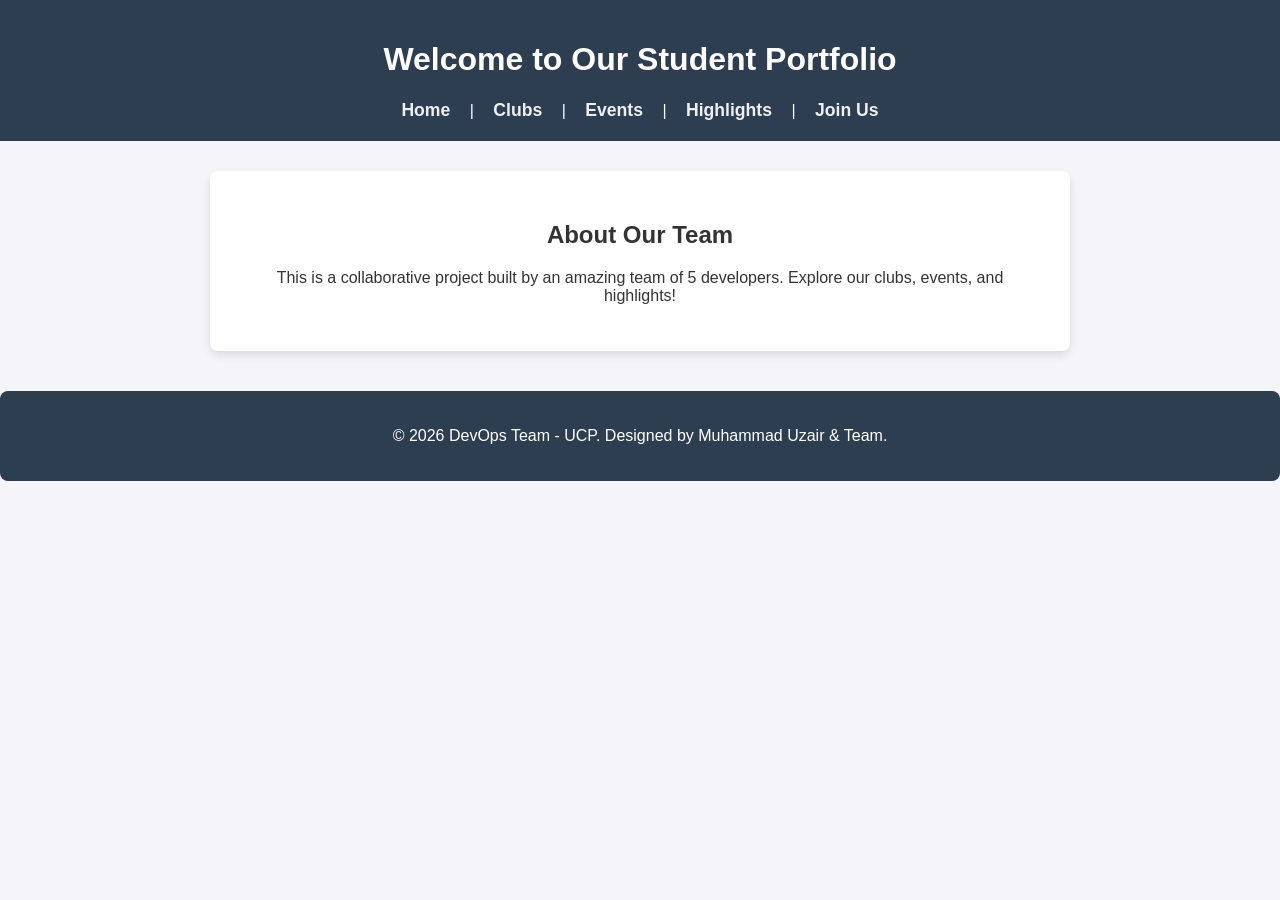
<file: src/index.html>
<!DOCTYPE html>
<html lang="en">
<head>
    <meta charset="UTF-8">
    <meta name="viewport" content="width=device-width, initial-scale=1.0">
    <title>Student Portfolio - Home</title>
    <link rel="stylesheet" href="../styles/style.css">
</head>
<body>
    <header>
        <h1>Welcome to Our Student Portfolio</h1>
        <nav>
            <a href="index.html">Home</a> | 
            <a href="clubs.html">Clubs</a> | 
            <a href="events.html">Events</a> | 
            <a href="highlights.html">Highlights</a> | 
            <a href="join.html">Join Us</a>
        </nav>
    </header>
    <main>
        <h2>About Our Team</h2>
        <p>This is a collaborative project built by an amazing team of 5 developers. Explore our clubs, events, and highlights!</p>

    </main>

<footer style="text-align: center; padding: 20px; background: #2c3e50; color: white; margin-top: 40px; border-radius: 8px;">
        <p>&copy; 2026 DevOps Team - UCP. Designed by Muhammad Uzair & Team.</p>
    </footer>
</body>
</html>
</file>
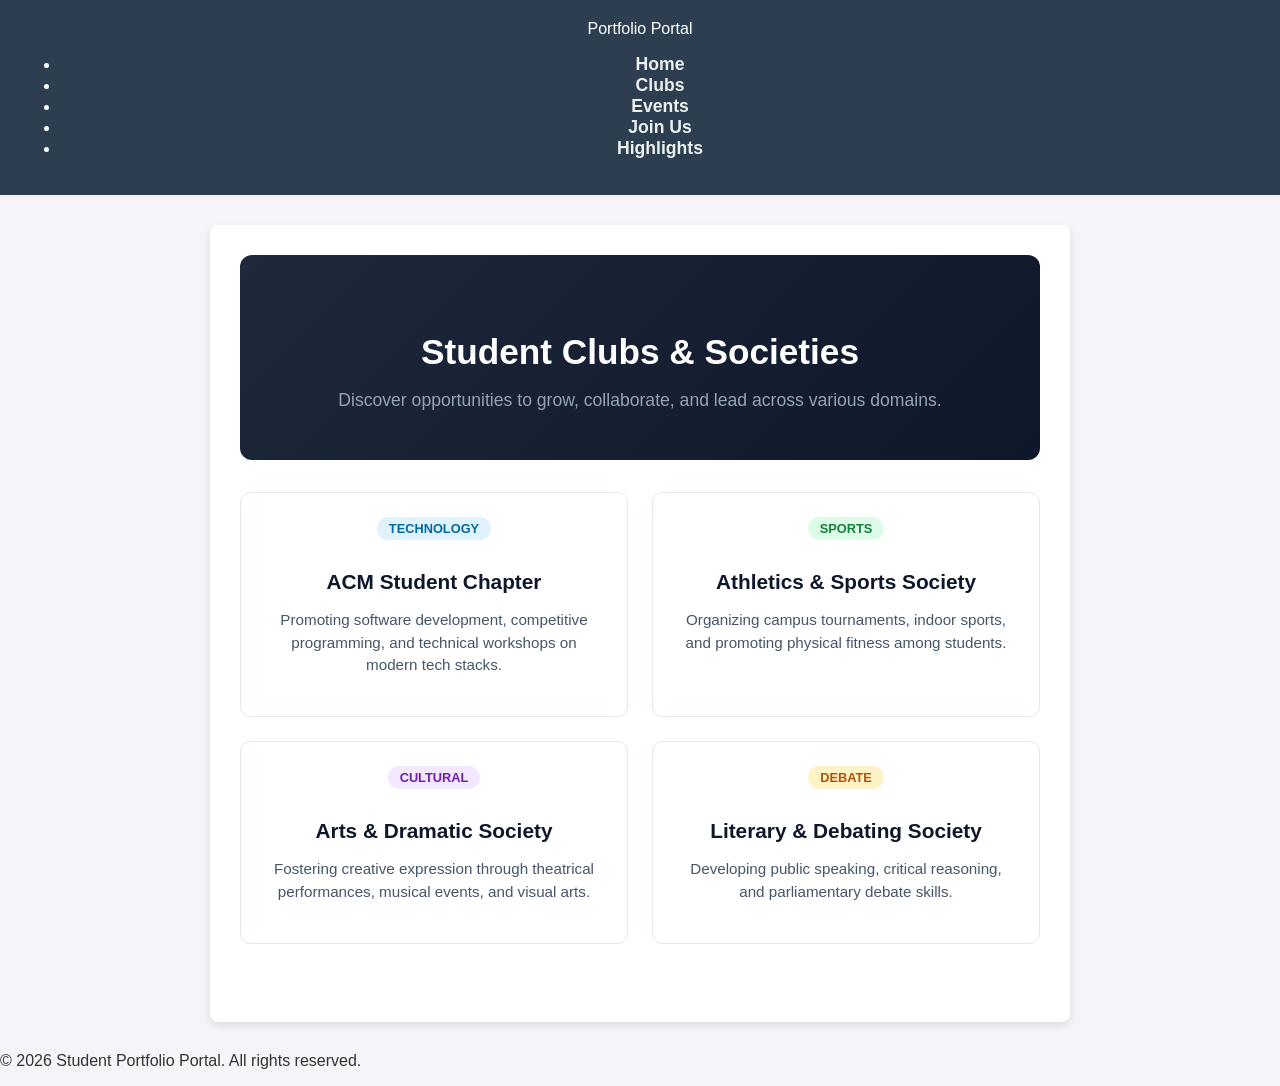
<file: src/clubs.html>
<!DOCTYPE html>
<html lang="en">
<head>
  <meta charset="UTF-8">
  <meta name="viewport" content="width=device-width, initial-scale=1.0">
  <title>Student Clubs - Portfolio</title>
  <link rel="stylesheet" href="../styles/style.css">
</head>
<body>
  <header class="main-header">
    <nav class="navbar">
      <div class="logo">Portfolio Portal</div>
      <ul class="nav-links">
        <li><a href="index.html">Home</a></li>
        <li><a href="clubs.html" class="active">Clubs</a></li>
        <li><a href="events.html">Events</a></li>
        <li><a href="join.html">Join Us</a></li>
        <li><a href="highlights.html">Highlights</a></li>
      </ul>
    </nav>
  </header>

  <main class="container">
    <section class="clubs-hero">
      <h1>Student Clubs & Societies</h1>
      <p>Discover opportunities to grow, collaborate, and lead across various domains.</p>
    </section>

    <section class="clubs-grid">
      <div class="club-card">
        <div class="club-badge tech">Technology</div>
        <h2>ACM Student Chapter</h2>
        <p>Promoting software development, competitive programming, and technical workshops on modern tech stacks.</p>
      </div>

      <div class="club-card">
        <div class="club-badge sports">Sports</div>
        <h2>Athletics & Sports Society</h2>
        <p>Organizing campus tournaments, indoor sports, and promoting physical fitness among students.</p>
      </div>

      <div class="club-card">
        <div class="club-badge cultural">Cultural</div>
        <h2>Arts & Dramatic Society</h2>
        <p>Fostering creative expression through theatrical performances, musical events, and visual arts.</p>
      </div>

      <div class="club-card">
        <div class="club-badge debate">Debate</div>
        <h2>Literary & Debating Society</h2>
        <p>Developing public speaking, critical reasoning, and parliamentary debate skills.</p>
      </div>
    </section>
  </main>

  <footer class="main-footer">
    <p>© 2026 Student Portfolio Portal. All rights reserved.</p>
  </footer>
</body>
</html>
</file>
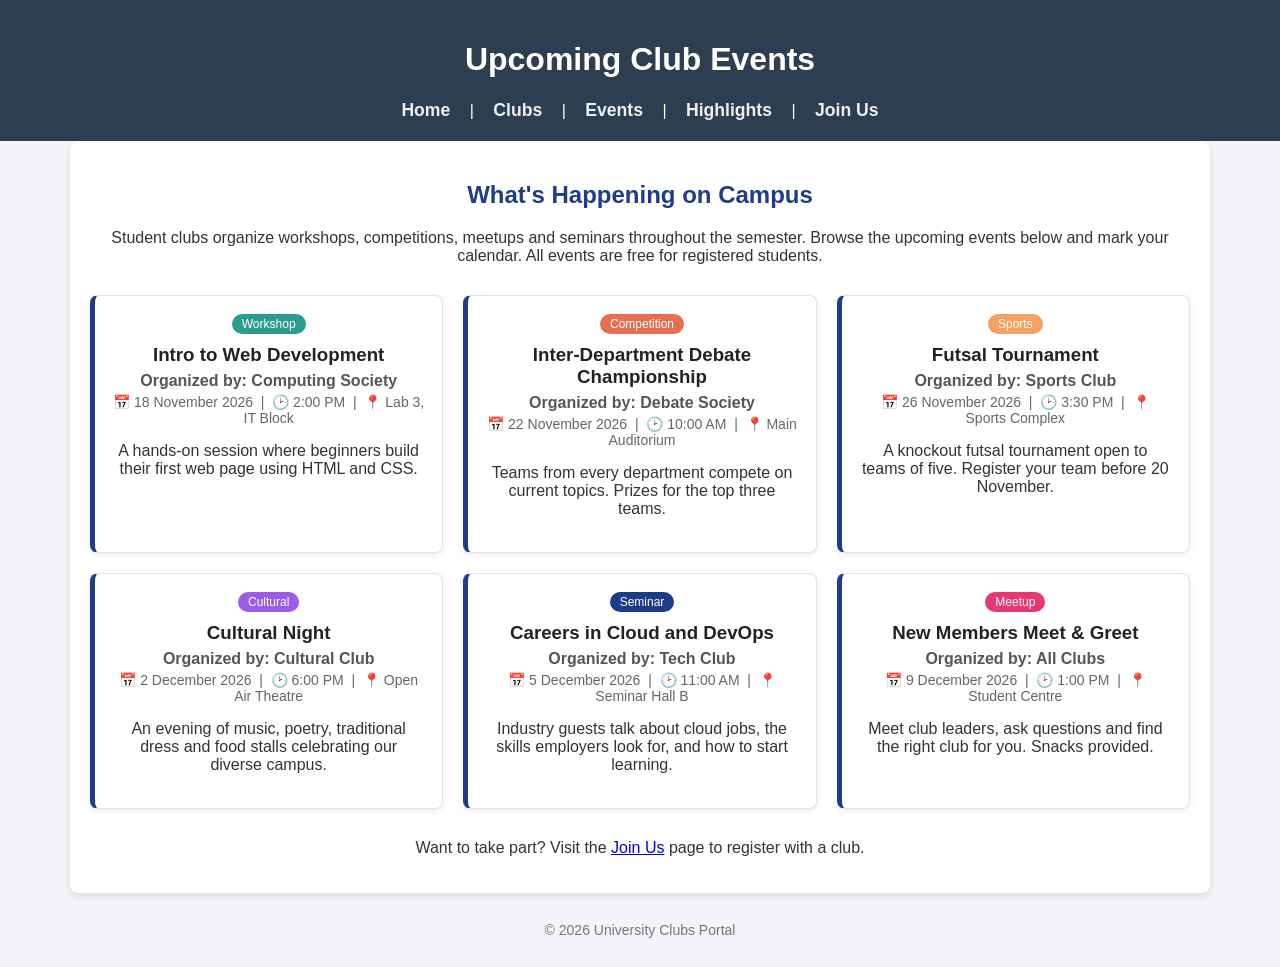
<file: src/events.html>
<!DOCTYPE html>
<html lang="en">
<head>
    <meta charset="UTF-8">
    <meta name="viewport" content="width=device-width, initial-scale=1.0">
    <title>Upcoming Events - Student Portfolio</title>
    <link rel="stylesheet" href="../styles/style.css">
</head>
<body>
    <header>
        <h1>Upcoming Club Events</h1>
        <nav>
            <a href="index.html">Home</a> |
            <a href="clubs.html">Clubs</a> |
            <a href="events.html">Events</a> |
            <a href="highlights.html">Highlights</a> |
            <a href="join.html">Join Us</a>
        </nav>
    </header>

    <main class="events-page">
        <section class="events-intro">
            <h2>What's Happening on Campus</h2>
            <p>Student clubs organize workshops, competitions, meetups and seminars throughout the semester.
               Browse the upcoming events below and mark your calendar. All events are free for registered students.</p>
        </section>

        <section class="events-grid">
            <article class="event-card">
                <span class="event-tag tag-workshop">Workshop</span>
                <h3>Intro to Web Development</h3>
                <p class="event-club">Organized by: Computing Society</p>
                <p class="event-meta">📅 18 November 2026 &nbsp;|&nbsp; 🕑 2:00 PM &nbsp;|&nbsp; 📍 Lab 3, IT Block</p>
                <p>A hands-on session where beginners build their first web page using HTML and CSS.</p>
            </article>

            <article class="event-card">
                <span class="event-tag tag-competition">Competition</span>
                <h3>Inter-Department Debate Championship</h3>
                <p class="event-club">Organized by: Debate Society</p>
                <p class="event-meta">📅 22 November 2026 &nbsp;|&nbsp; 🕑 10:00 AM &nbsp;|&nbsp; 📍 Main Auditorium</p>
                <p>Teams from every department compete on current topics. Prizes for the top three teams.</p>
            </article>

            <article class="event-card">
                <span class="event-tag tag-sports">Sports</span>
                <h3>Futsal Tournament</h3>
                <p class="event-club">Organized by: Sports Club</p>
                <p class="event-meta">📅 26 November 2026 &nbsp;|&nbsp; 🕑 3:30 PM &nbsp;|&nbsp; 📍 Sports Complex</p>
                <p>A knockout futsal tournament open to teams of five. Register your team before 20 November.</p>
            </article>

            <article class="event-card">
                <span class="event-tag tag-cultural">Cultural</span>
                <h3>Cultural Night</h3>
                <p class="event-club">Organized by: Cultural Club</p>
                <p class="event-meta">📅 2 December 2026 &nbsp;|&nbsp; 🕑 6:00 PM &nbsp;|&nbsp; 📍 Open Air Theatre</p>
                <p>An evening of music, poetry, traditional dress and food stalls celebrating our diverse campus.</p>
            </article>

            <article class="event-card">
                <span class="event-tag tag-seminar">Seminar</span>
                <h3>Careers in Cloud and DevOps</h3>
                <p class="event-club">Organized by: Tech Club</p>
                <p class="event-meta">📅 5 December 2026 &nbsp;|&nbsp; 🕑 11:00 AM &nbsp;|&nbsp; 📍 Seminar Hall B</p>
                <p>Industry guests talk about cloud jobs, the skills employers look for, and how to start learning.</p>
            </article>

            <article class="event-card">
                <span class="event-tag tag-meetup">Meetup</span>
                <h3>New Members Meet &amp; Greet</h3>
                <p class="event-club">Organized by: All Clubs</p>
                <p class="event-meta">📅 9 December 2026 &nbsp;|&nbsp; 🕑 1:00 PM &nbsp;|&nbsp; 📍 Student Centre</p>
                <p>Meet club leaders, ask questions and find the right club for you. Snacks provided.</p>
            </article>
        </section>

        <section class="events-note">
            <p>Want to take part? Visit the <a href="join.html">Join Us</a> page to register with a club.</p>
        </section>
    </main>

    <footer class="events-footer">
        <p>&copy; 2026 University Clubs Portal</p>
    </footer>
</body>
</html>
</file>
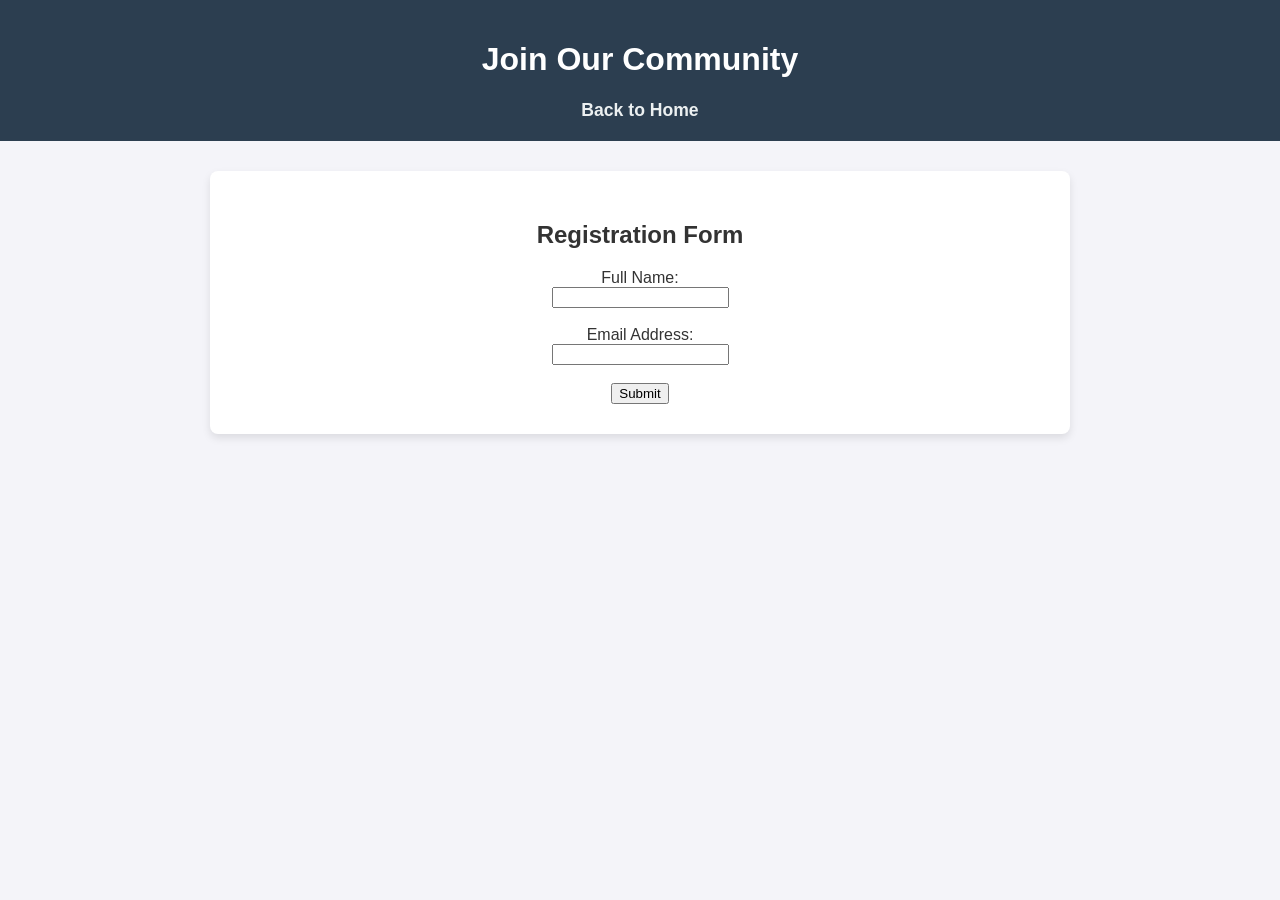
<file: src/join.html>
<!DOCTYPE html>
<html lang="en">
<head>
    <meta charset="UTF-8">
    <meta name="viewport" content="width=device-width, initial-scale=1.0">
    <title>Join Us - Student Portfolio</title>
    <link rel="stylesheet" href="../styles/style.css">
</head>
<body>
    <header>
        <h1>Join Our Community</h1>
        <nav>
            <a href="index.html">Back to Home</a>
        </nav>
    </header>
    <main>
        <h2>Registration Form</h2>
        <form action="#" method="POST">
            <label for="name">Full Name:</label><br>
            <input type="text" id="name" name="name" required><br><br>

            <label for="email">Email Address:</label><br>
            <input type="email" id="email" name="email" required><br><br>

            <button type="submit">Submit</button>
        </form>
    </main>
</body>
</html>
</file>
<file: styles/style.css>
/* ========================================== */
/* --- Basic Website Style (Team Lead) --- */
/* ========================================== */
body {
    font-family: Arial, sans-serif;
    margin: 0;
    padding: 0;
    background-color: #f4f4f9;
    color: #333;
}

header {
    background-color: #2c3e50;
    color: white;
    padding: 20px;
    text-align: center;
}

nav a {
    color: #ecf0f1;
    margin: 0 15px;
    text-decoration: none;
    font-weight: bold;
    font-size: 1.1em;
}

nav a:hover {
    text-decoration: underline;
    color: #3498db;
}

main {
    padding: 30px;
    text-align: center;
    background-color: white;
    margin: 30px auto;
    max-width: 800px;
    border-radius: 8px;
    box-shadow: 0 4px 8px rgba(0,0,0,0.1);
}

@media screen and (max-width: 600px) {
    nav a {
        display: block;
        margin: 10px 0;
    }
    main {
        margin: 15px;
        padding: 15px;
    }
    header h1 {
        font-size: 1.5em;
    }
}

/* ========================================== */
/* ---- clubs.html (Member 1) ---- */
/* ========================================== */

.clubs-hero {
  text-align: center;
  padding: 3rem 1rem 2rem;
  background: linear-gradient(135deg, #1e293b 0%, #0f172a 100%);
  color: #ffffff;
  border-radius: 12px;
  margin-bottom: 2rem;
}

.clubs-hero h1 {
  font-size: 2.2rem;
  margin-bottom: 0.5rem;
}

.clubs-hero p {
  font-size: 1.1rem;
  color: #94a3b8;
}

.clubs-grid {
  display: grid;
  grid-template-columns: repeat(auto-fit, minmax(260px, 1fr));
  gap: 1.5rem;
  margin-bottom: 3rem;
}

.club-card {
  background-color: #ffffff;
  border: 1px solid #e2e8f0;
  border-radius: 10px;
  padding: 1.5rem;
  transition: transform 0.2s ease, box-shadow 0.2s ease;
}

.club-card:hover {
  transform: translateY(-4px);
  box-shadow: 0 10px 20px rgba(0, 0, 0, 0.08);
}

.club-badge {
  display: inline-block;
  padding: 0.25rem 0.75rem;
  font-size: 0.8rem;
  font-weight: 600;
  border-radius: 20px;
  text-transform: uppercase;
  margin-bottom: 0.75rem;
}

.club-badge.tech {
  background-color: #e0f2fe;
  color: #0369a1;
}

.club-badge.sports {
  background-color: #dcfce7;
  color: #15803d;
}

.club-badge.cultural {
  background-color: #f3e8ff;
  color: #6b21a8;
}

.club-badge.debate {
  background-color: #fef3c7;
  color: #b45309;
}

.club-card h2 {
  font-size: 1.3rem;
  color: #0f172a;
  margin-bottom: 0.5rem;
}

.club-card p {
  color: #475569;
  font-size: 0.95rem;
  line-height: 1.5;
}

@media (max-width: 768px) {
  .clubs-hero {
    padding: 2rem 1rem;
  }
  .clubs-hero h1 {
    font-size: 1.75rem;
  }
  .clubs-grid {
    grid-template-columns: 1fr;
    gap: 1rem;
  }
}

/* ========================================== */
/* ===== Events Page (Member 2) ===== */
/* ========================================== */
.events-page {
    max-width: 1100px;
    margin: 0 auto;
    padding: 20px;
    font-family: Arial, Helvetica, sans-serif;
}

.events-intro {
    text-align: center;
    margin-bottom: 30px;
}

.events-intro h2 {
    color: #1f3c88;
}

.events-grid {
    display: grid;
    grid-template-columns: repeat(3, 1fr);
    gap: 20px;
}

.event-card {
    background: #ffffff;
    border: 1px solid #dde3f0;
    border-left: 5px solid #1f3c88;
    border-radius: 8px;
    padding: 18px;
    box-shadow: 0 2px 6px rgba(0, 0, 0, 0.08);
}

.event-card h3 {
    margin: 10px 0 6px;
    color: #222222;
}

.event-club {
    font-weight: bold;
    color: #555555;
    margin: 4px 0;
}

.event-meta {
    font-size: 14px;
    color: #666666;
    margin: 4px 0 10px;
}

.event-tag {
    display: inline-block;
    padding: 3px 10px;
    border-radius: 12px;
    font-size: 12px;
    color: #ffffff;
    background: #1f3c88;
}

.tag-workshop    { background: #2a9d8f; }
.tag-competition { background: #e76f51; }
.tag-sports      { background: #f4a261; }
.tag-cultural    { background: #9b5de5; }
.tag-seminar     { background: #1f3c88; }
.tag-meetup      { background: #e63973; }

.events-note {
    text-align: center;
    margin-top: 30px;
}

.events-footer {
    text-align: center;
    padding: 15px;
    color: #777777;
    font-size: 14px;
}

@media (max-width: 900px) {
    .events-grid {
        grid-template-columns: repeat(2, 1fr);
    }
}

@media (max-width: 600px) {
    .events-grid {
        grid-template-columns: 1fr;
    }
    .events-page {
        padding: 10px;
    }
}
</file>
